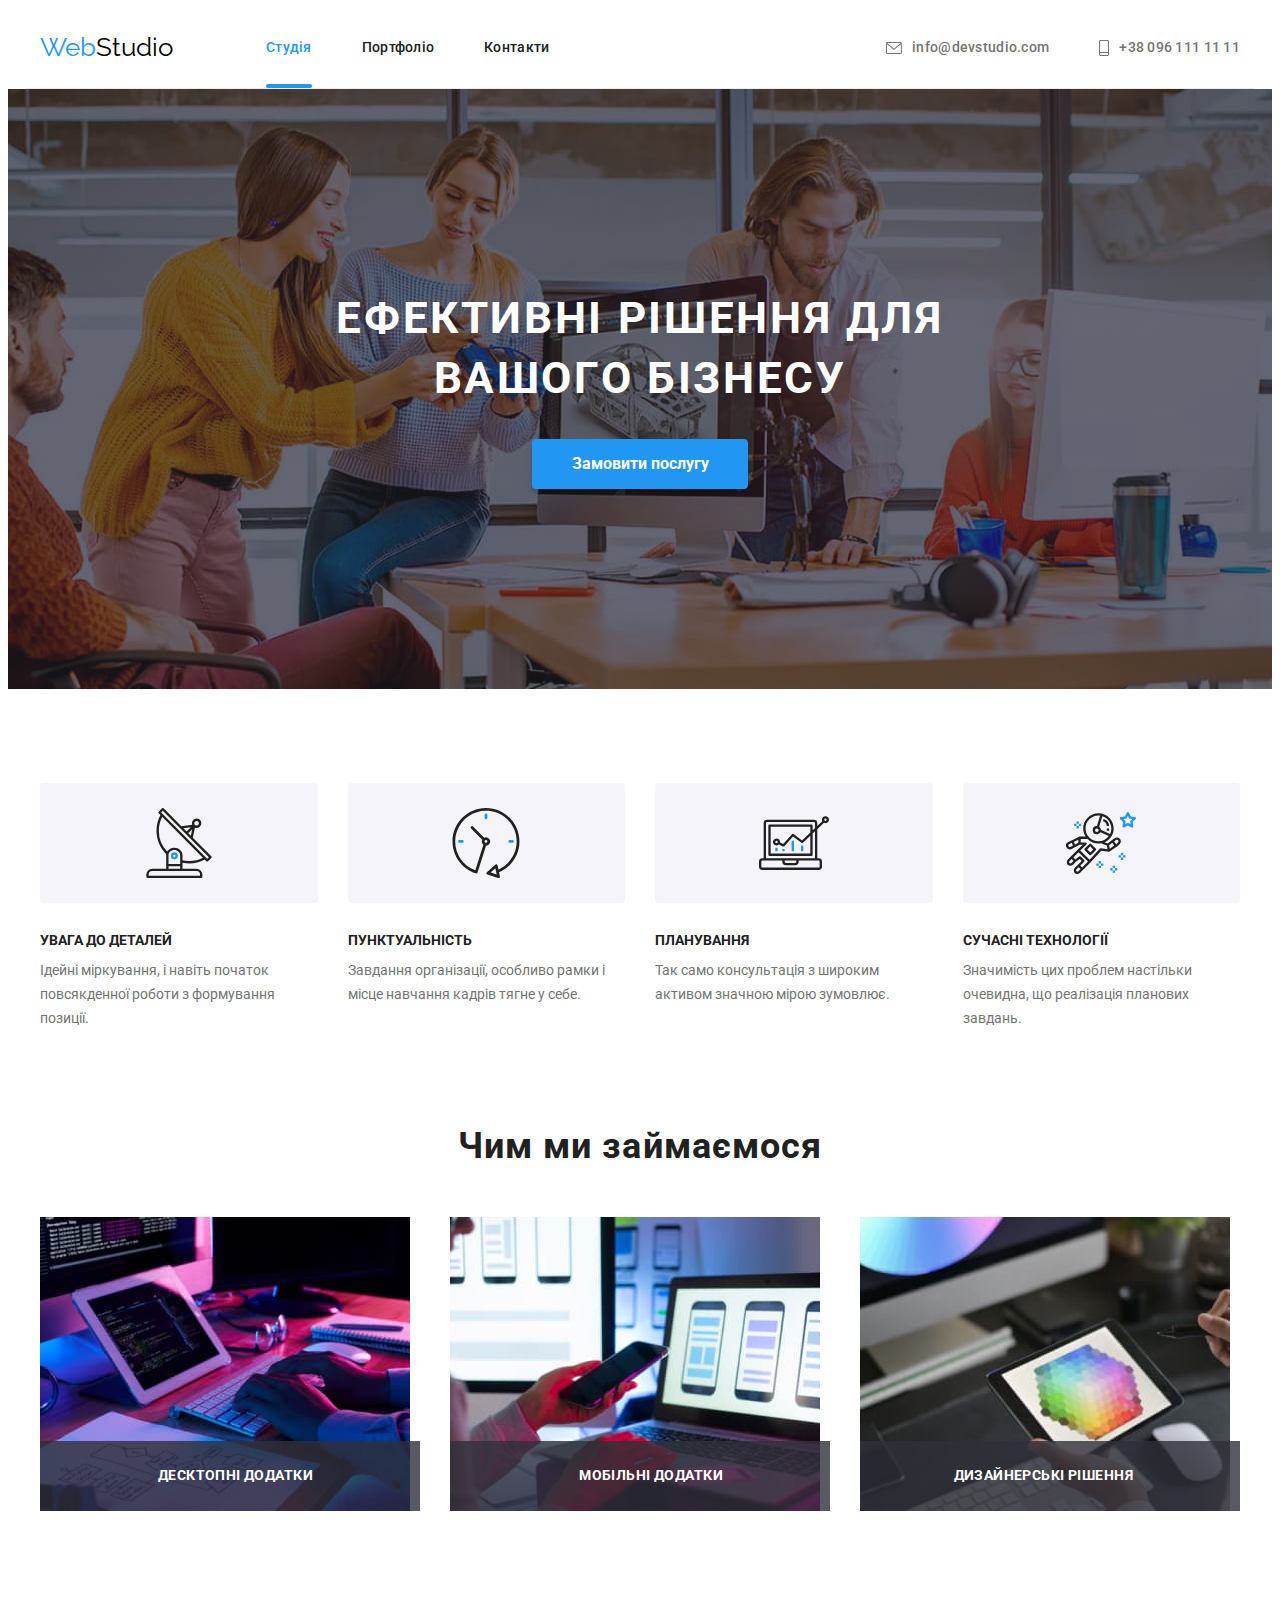
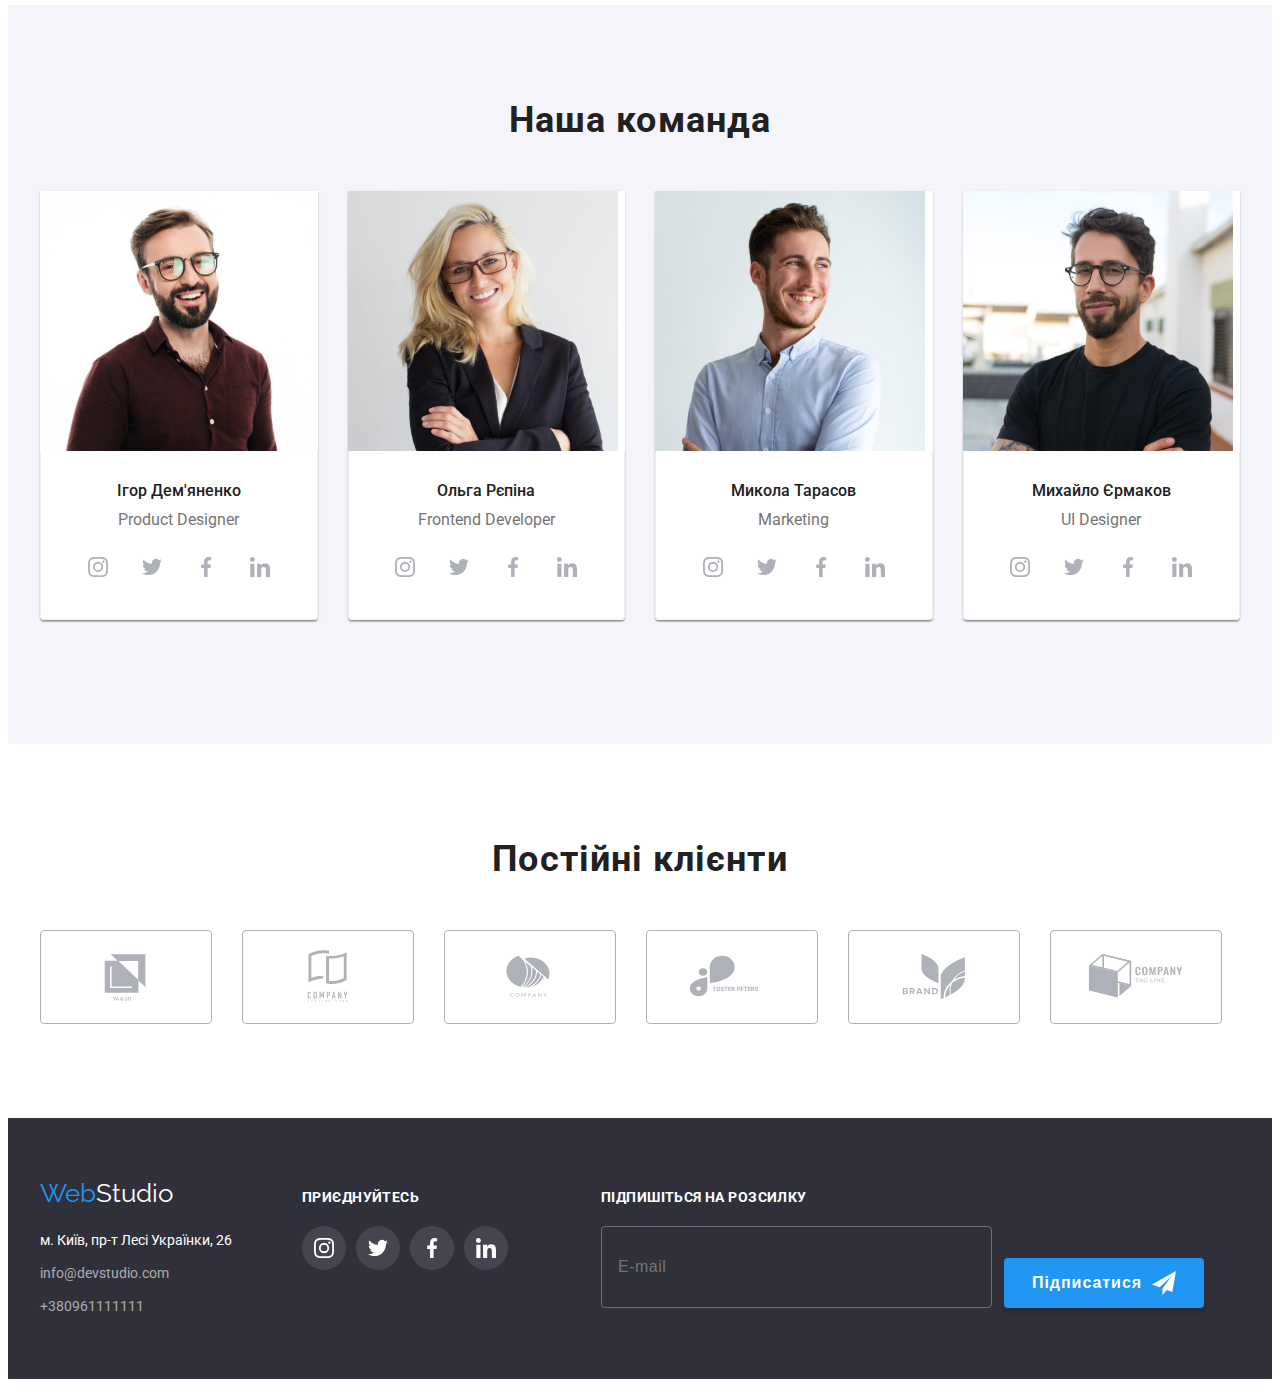
<file: index.html>
<!DOCTYPE html>
<html lang="en">
  <head>
    <meta charset="UTF-8" />
    <meta http-equiv="X-UA-Compatible" content="IE=edge" />
    <meta name="viewport" content="width=device-width, initial-scale=1.0" />
    <title>WebStudio</title>
    <link rel="preconnect" href="https://fonts.googleapis.com" />
    <link rel="preconnect" href="https://fonts.gstatic.com" crossorigin />
    <link
      href="https://fonts.googleapis.com/css2?family=Raleway:wght@700&family=Roboto:wght@400;500;700;900&display=swap"
      rel="stylesheet"
    />
    <link
      rel="stylesheet"
      href="https://cdnjs.cloudflare.com/ajax/libs/modern-normalize/1.1.0/modern-normalize.min.css"
      integrity="sha512-wpPYUAdjBVSE4KJnH1VR1HeZfpl1ub8YT/NKx4PuQ5NmX2tKuGu6U/JRp5y+Y8XG2tV+wKQpNHVUX03MfMFn9Q=="
      crossorigin="anonymous"
      referrerpolicy="no-referrer"
    />
    <style>
      .accent {
        color: #2196f3;
      }
    </style>
    <link rel="stylesheet" href="./css/styles.css" />
  </head>
  <body>
    <header class="header section container">
      <nav class="header-nav">
        <a href="./index.html" class="header-logo link"><span class="accent">Web</span>Studio</a>

        <ul class="header-list list">
          <li class="item item-current">
            <a href="" class="header-link link current">Студія</a>
          </li>
          <li class="item">
            <a href="./portfolio.html" class="header-link link">Портфоліо</a>
          </li>
          <li class="item"><a href="" class="header-link link">Контакти</a></li>
        </ul>
      </nav>
      <ul class="contacts list">
        <li class="item">
          <a href="mailto:info@devstudio.com" class="mail link">
            <svg class="icon-header-contact" width="16" height="12">
              <use href="./imeges/sprite.svg#icon-envelope"></use></svg>info@devstudio.com</a>
        </li>
        <li class="item">
          <a href="tel:+380961111111" class="phone link">
            <svg class="icon-header-contact" width="10" height="16">
              <use href="./imeges/sprite.svg#icon-smartphone"></use></svg>+38 096 111 11 11</a
          >
        </li>
      </ul>
    </header>

    <main>
      <section class="section hero">
        <div class="container">
          <h1 class="hero-title">Ефективні рішення для вашого бізнесу</h1>
          <button type="button" class="button" data-modal-open>Замовити послугу</button>
        </div>
      </section>

      <section class="section advantages">
        <!--заголовок "видалимо" в CSS-->
        <div class="container">
          <h2 class="visually-hidden">Наші переваги</h2>
          <ul class="advantages-list list">
            <li class="advantages-item image-antenna">
              <div class="icon-advantages">
                <svg class="advantages-img" width="70" height="70">
                  <use href="./imeges/sprite.svg#icon-antenna"></use>
                </svg>
              </div>
              <h3 class="section-title">УВАГА ДО ДЕТАЛЕЙ</h3>
              <p class="section-text">
                Ідейні міркування, і навіть початок повсякденної роботи з формування позиції.
              </p>
            </li>
            <li class="advantages-item image-clock">
              <div class="icon-advantages">
                <svg class="advantages-img" width="70" height="70">
                  <use href="./imeges/sprite.svg#icon-clock"></use>
                </svg>
              </div>
              <h3 class="section-title">ПУНКТУАЛЬНІСТЬ</h3>
              <p class="section-text">
                Завдання організації, особливо рамки і місце навчання кадрів тягне у себе.
              </p>
            </li>
            <li class="advantages-item image-diagram">
              <div class="icon-advantages">
                <svg class="advantages-img" width="70" height="70">
                  <use href="./imeges/sprite.svg#icon-diagram"></use>
                </svg>
              </div>
              <h3 class="section-title">ПЛАНУВАННЯ</h3>
              <p class="section-text">
                Так само консультація з широким активом значною мірою зумовлює.
              </p>
            </li>
            <li class="advantages-item image-astronaut">
              <div class="icon-advantages">
                <svg class="advantages-img" width="70" height="70">
                  <use href="./imeges/sprite.svg#icon-astronaut"></use>
                </svg>
              </div>
              <h3 class="section-title">СУЧАСНІ ТЕХНОЛОГІЇ</h3>
              <p class="section-text">
                Значимість цих проблем настільки очевидна, що реалізація планових завдань.
              </p>
            </li>
          </ul>
        </div>
      </section>

      <section class="section work">
        <div class="container">
          <h2 class="section-title work-title">Чим ми займаємося</h2>

          <ul lang="en" class="list work-list">
            <li class="work-item">
              <div class="thamb-work">
                <img
                  src="./imeges/keyboard.jpg"
                  alt="Hands on the keyboard"
                  width="370"
                  height="294"
                />
                <h3 class="thamb-title">Десктопні додатки</h3>
              </div>
            </li>
            <li class="work-item">
              <div class="thamb-work">
                <img src="./imeges/phone.jpg" alt="Phone in left hand" width="370" height="294" />
                <h3 class="thamb-title">Мобільні додатки</h3>
              </div>
            </li>
            <li class="work-item">
              <div class="thamb-work">
                <img
                  src="./imeges/colors.jpg"
                  alt="Color selection in the tablet"
                  width="370"
                  height="294"
                />
                <h3 class="thamb-title">Дизайнерські рішення</h3>
              </div>
            </li>
          </ul>
        </div>
      </section>

      <section class="section team">
        <div class="container">
          <h2 class="section-title team-title">Наша команда</h2>

          <ul class="list team-list">
            <li class="carts">
              <img
                src="./imeges/ihor_demianenko.jpg"
                alt="the man 30 ears old"
                width="270"
                height="260"
              />
              <div class="team-container">
                <h3 class="name">Ігор Дем'яненко</h3>
                <p class="position">Product Designer</p>
                <ul class="list-social list">
                  <li class="item-social item">
                    <a
                      href="https://www.instagram.com/"
                      class="link-social link"
                      target="_blank"
                      rel="noreferrer noopener nofollow"
                      ><svg class="icon-social" width="44" height="44">
                        <use href="./imeges/sprite.svg#icon-grayinstagram"></use>
                      </svg>
                    </a>
                  </li>
                  <li class="item-social item">
                    <a
                      href="https://twitter.com/"
                      class="link-social link"
                      target="_blank"
                      rel="noreferrer noopener nofollow"
                      ><svg class="icon-social" width="44" height="44">
                        <use href="./imeges/sprite.svg#icon-graytwitter"></use></svg
                    ></a>
                  </li>
                  <li class="item-social item">
                    <a
                      href="https://www.facebook.com/"
                      class="link-social link"
                      target="_blank"
                      rel="noreferrer noopener nofollow"
                      ><svg class="icon-social" width="44" height="44">
                        <use href="./imeges/sprite.svg#icon-grayfacebook"></use></svg
                    ></a>
                  </li>
                  <li class="item-social item">
                    <a
                      href="https://ua.linkedin.com/"
                      class="link-social link"
                      target="_blank"
                      rel="noreferrer noopener nofollow"
                      ><svg class="icon-social" width="44" height="44">
                        <use href="./imeges/sprite.svg#icon-graylinkedin"></use></svg
                    ></a>
                  </li>
                </ul>
              </div>
            </li>
            <li class="carts">
              <img
                src="./imeges/olha_repina.jpg"
                alt="blonde in glasses"
                width="270"
                height="260"
              />
              <div class="team-container">
                <h3 class="name">Ольга Рєпіна</h3>
                <p class="position">Frontend Developer</p>
                <ul class="list-social list">
                  <li class="item-social item">
                    <a
                      href="https://www.instagram.com/"
                      class="link-social link"
                      target="_blank"
                      rel="noreferrer noopener nofollow"
                      ><svg class="icon-social" width="44" height="44">
                        <use href="./imeges/sprite.svg#icon-grayinstagram"></use>
                      </svg>
                    </a>
                  </li>
                  <li class="item-social item">
                    <a
                      href="https://twitter.com/"
                      class="link-social link"
                      target="_blank"
                      rel="noreferrer noopener nofollow"
                      ><svg class="icon-social" width="44" height="44">
                        <use href="./imeges/sprite.svg#icon-graytwitter"></use></svg
                    ></a>
                  </li>
                  <li class="item-social item">
                    <a
                      href="https://www.facebook.com/"
                      class="link-social link"
                      target="_blank"
                      rel="noreferrer noopener nofollow"
                      ><svg class="icon-social" width="44" height="44">
                        <use href="./imeges/sprite.svg#icon-grayfacebook"></use></svg
                    ></a>
                  </li>
                  <li class="item-social item">
                    <a
                      href="https://ua.linkedin.com/"
                      class="link-social link"
                      target="_blank"
                      rel="noreferrer noopener nofollow"
                      ><svg class="icon-social" width="44" height="44">
                        <use href="./imeges/sprite.svg#icon-graylinkedin"></use></svg
                    ></a>
                  </li>
                </ul>
              </div>
            </li>
            <li class="carts">
              <img
                src="./imeges/mykola_tarasov.jpg"
                alt="the guy in the blue shirt"
                width="270"
                height="260"
              />
              <div class="team-container">
                <h3 class="name">Микола Тарасов</h3>
                <p class="position">Marketing</p>
                <ul class="list-social list">
                  <li class="item-social item">
                    <a
                      href="https://www.instagram.com/"
                      class="link-social link"
                      target="_blank"
                      rel="noreferrer noopener nofollow"
                      ><svg class="icon-social" width="44" height="44">
                        <use href="./imeges/sprite.svg#icon-grayinstagram"></use>
                      </svg>
                    </a>
                  </li>
                  <li class="item-social item">
                    <a
                      href="https://twitter.com/"
                      class="link-social link"
                      target="_blank"
                      rel="noreferrer noopener nofollow"
                      ><svg class="icon-social" width="44" height="44">
                        <use href="./imeges/sprite.svg#icon-graytwitter"></use></svg
                    ></a>
                  </li>
                  <li class="item-social item">
                    <a
                      href="https://www.facebook.com/"
                      class="link-social link"
                      target="_blank"
                      rel="noreferrer noopener nofollow"
                      ><svg class="icon-social" width="44" height="44">
                        <use href="./imeges/sprite.svg#icon-grayfacebook"></use></svg
                    ></a>
                  </li>
                  <li class="item-social item">
                    <a
                      href="https://ua.linkedin.com/"
                      class="link-social link"
                      target="_blank"
                      rel="noreferrer noopener nofollow"
                      ><svg class="icon-social" width="44" height="44">
                        <use href="./imeges/sprite.svg#icon-graylinkedin"></use></svg
                    ></a>
                  </li>
                </ul>
              </div>
            </li>
            <li class="carts">
              <img
                src="./imeges/mykhailo_ermakov.jpg"
                alt="a man in a black T-shirt on the street"
                width="270"
                height="260"
              />
              <div class="team-container">
                <h3 class="name">Михайло Єрмаков</h3>
                <p class="position">UI Designer</p>
                <ul class="list-social list">
                  <li class="item-social item">
                    <a
                      href="https://www.instagram.com/"
                      class="link-social link"
                      target="_blank"
                      rel="noreferrer noopener nofollow"
                      ><svg class="icon-social" width="44" height="44">
                        <use href="./imeges/sprite.svg#icon-grayinstagram"></use>
                      </svg>
                    </a>
                  </li>
                  <li class="item-social item">
                    <a
                      href="https://twitter.com/"
                      class="link-social link"
                      target="_blank"
                      rel="noreferrer noopener nofollow"
                      ><svg class="icon-social" width="44" height="44">
                        <use href="./imeges/sprite.svg#icon-graytwitter"></use></svg
                    ></a>
                  </li>
                  <li class="item-social item">
                    <a
                      href="https://www.facebook.com/"
                      class="link-social link"
                      target="_blank"
                      rel="noreferrer noopener nofollow"
                      ><svg class="icon-social" width="44" height="44">
                        <use href="./imeges/sprite.svg#icon-grayfacebook"></use></svg
                    ></a>
                  </li>
                  <li class="item-social item">
                    <a
                      href="https://ua.linkedin.com/"
                      class="link-social link"
                      target="_blank"
                      rel="noreferrer noopener nofollow"
                      ><svg class="icon-social" width="44" height="44">
                        <use href="./imeges/sprite.svg#icon-graylinkedin"></use></svg
                    ></a>
                  </li>
                </ul>
              </div>
            </li>
          </ul>
        </div>
      </section>
      <section class="section clients">
        <div class="container">
          <h2 class="clients-title section-title">Постійні клієнти</h2>
          <ul class="clients-list list">
            <li class="clients-item item">
              <a href="" class="clients-link link">
                <svg class="link-icon" width="106" height="60">
                  <use href="./imeges/sprite.svg#icon-logo1"></use>
                </svg>
              </a>
            </li>
            <li class="clients-item item">
              <a href="" class="clients-link link">
                <svg class="link-icon" width="106" height="60">
                  <use href="./imeges/sprite.svg#icon-logo2"></use></svg
              ></a>
            </li>
            <li class="clients-item item">
              <a href="" class="clients-link link">
                <svg class="link-icon" width="106" height="60">
                  <use href="./imeges/sprite.svg#icon-logo3"></use></svg
              ></a>
            </li>
            <li class="clients-item item">
              <a href="" class="clients-link link">
                <svg class="link-icon" width="106" height="60">
                  <use href="./imeges/sprite.svg#icon-logo4"></use></svg
              ></a>
            </li>
            <li class="clients-item item">
              <a href="" class="clients-link link">
                <svg class="link-icon" width="106" height="60">
                  <use href="./imeges/sprite.svg#icon-logo5"></use></svg
              ></a>
            </li>
            <li class="clients-item item">
              <a href="" class="clients-link link">
                <svg class="link-icon" width="106" height="60">
                  <use href="./imeges/sprite.svg#icon-logo6"></use></svg
              ></a>
            </li>
          </ul>
        </div>
      </section>
    </main>

    <footer class="section footer">
      <div class="container">
        <div class="logo-address">
          <a href="./index.html" class="footer-logo link"><span class="accent">Web</span>Studio</a>

          <address>
            <ul class="footer-contact-list list">
              <li class="item">
                <a
                  href="https://www.google.com.ua/maps/place/%D0%B1%D1%83%D0%BB.+%D0%9B%D0%B5%D1%81%D0%B8+%D0%A3%D0%BA%D1%80%D0%B0%D0%B8%D0%BD%D0%BA%D0%B8,+26,+%D0%9A%D0%B8%D0%B5%D0%B2,+02000/@50.4265841,30.5361971,17z/data=!3m1!4b1!4m5!3m4!1s0x40d4cf0e033ecbe9:0x57a4dffefec77da0!8m2!3d50.4265807!4d30.5383858?hl=ru"
                  target="_blank"
                  rel="noreferrer noopener"
                  class="footer-address link"
                  >м. Київ, пр-т Лесі Українки, 26</a
                ><br />
              </li>
              <li class="item">
                <a href="mailto:info@devstudio.com" class="footer-contact link"
                  >info@devstudio.com</a
                ><br />
              </li>
              <li class="item">
                <a href="tel:+380961111111" class="footer-contact link">+380961111111</a>
              </li>
            </ul>
          </address>
        </div>
        <div class="social-networcs">
          <h2 class="title-social">ПРИЄДНУЙТЕСЬ</h2>
          <ul class="footer-social list">
            <li class="item icon-instagram">
              <a
                href="https://www.instagram.com/"
                class="link"
                target="_blank"
                rel="noreferrer noopener nofollow"
                ><svg class="footer-icon-social" width="20" height="20">
                  <use href="./imeges/sprite.svg#icon-whiteinstagram"></use></svg
              ></a>
            </li>
            <li class="item icon-twitter">
              <a
                href="https://twitter.com/"
                class="link"
                target="_blank"
                rel="noreferrer noopener nofollow"
                ><svg class="footer-icon-social" width="20" height="20">
                  <use href="./imeges/sprite.svg#icon-whitetwitter"></use></svg
              ></a>
            </li>
            <li class="item icon-facebook">
              <a
                href="https://www.facebook.com/"
                class="link"
                target="_blank"
                rel="noreferrer noopener nofollow"
                ><svg class="footer-icon-social" width="20" height="20">
                  <use href="./imeges/sprite.svg#icon-whitefacebook"></use></svg
              ></a>
            </li>
            <li class="item icon-linkedin">
              <a
                href="https://ua.linkedin.com/"
                class="link"
                target="_blank"
                rel="noreferrer noopener nofollow"
                ><svg class="footer-icon-social" width="20" height="20">
                  <use href="./imeges/sprite.svg#icon-whitelinkedin"></use></svg
              ></a>
            </li>
          </ul>
        </div>
        <form class="subscribe">
          <div class="form-subscribe">
            <label class="form-label" for="subscribe">Підпишіться на розсилку</label>
            <input
              class="form-input"
              type="email"
              name="subscribe"
              id="subscribe"
              placeholder="E-mail"
            />
          </div>
          <button class="sub-btn" type="submit">
            Підписатися<svg class="icon-send">
              <use href="./imeges/sprite.svg#icon-icon-send"></use>
            </svg>
          </button>
        </form>
      </div>
    </footer>
    <div class="backdrop is-hidden" data-modal>
      <div class="modal">
        <button class="close-btn" data-modal-close>
          <svg class="close-icon" width="18" height="18">
            <use href="./imeges/sprite.svg#icon-close-black"></use>
          </svg>
        </button>

        <b class="modal-title">Залиште свої дані, ми вам передзвонимо</b>

        <form class="modal-form">
          <div class="form-field">
            <label class="user modal-label" for="user-name">Ім'я</label>
            <input class="modal-input" type="text" name="name" id="user-name" placeholder=" "/>
            <svg class="modal-icon" width="18" height="18">
              <use href="./imeges/sprite.svg#icon-person-black-18dp"></use>
            </svg>
          </div>
          <div class="form-field">
            <label class="user modal-label" for="user-phone">Телефон</label>
            <input class="modal-input" type="tel" name="phone" id="user-phone" placeholder=" "/>
          <svg class="modal-icon" width="18" height="18">
              <use href="./imeges/sprite.svg#icon-phone-black-18dp"></use>
          </div>
          <div class="form-field">
            <label class="user modal-label" for="user-mail">Пошта</label>
            <input class="modal-input" type="email" name="mail" id="user-mail" placeholder=" "/>
          <svg class="modal-icon" width="18" height="18">
              <use href="./imeges/sprite.svg#icon-email-black-18dp"></use>
          </div>
          <div class="form-field">
            <label class="user modal-label" for="modal-comment">Коментар</label>
            <textarea
              class="modal-textarea"
              name="comment"
              id="modal-comment"
              cols="30"
              rows="10"
              placeholder="Введіть коментар"
            ></textarea>
          </div>
          <div class="form-checkbox">
            
      
            <label class="user checkbox-label"
              ><input
              class="input-checkbox"
              type="checkbox"
              name="consent"
              value="consent"
              /><svg class="icon-checkbox" width="15" height="15"><use href="./imeges/sprite.svg#icon-Vector"></use></svg>
            <svg class="icon-checkt" width="15" height="15"><use href="./imeges/sprite.svg#icon-icon-checkkkkk"></use></svg>Погоджуюся з розсилкою та приймаю
              <a class="contract" href="">Умови договору</a></label
            >
            
          </div>
          <button class="modal-btn" type="submit">Відправити</button>
        </form>
      </div>
    </div>
    <script src="./js/modal.js"></script>
  </body>
</html>
</file>
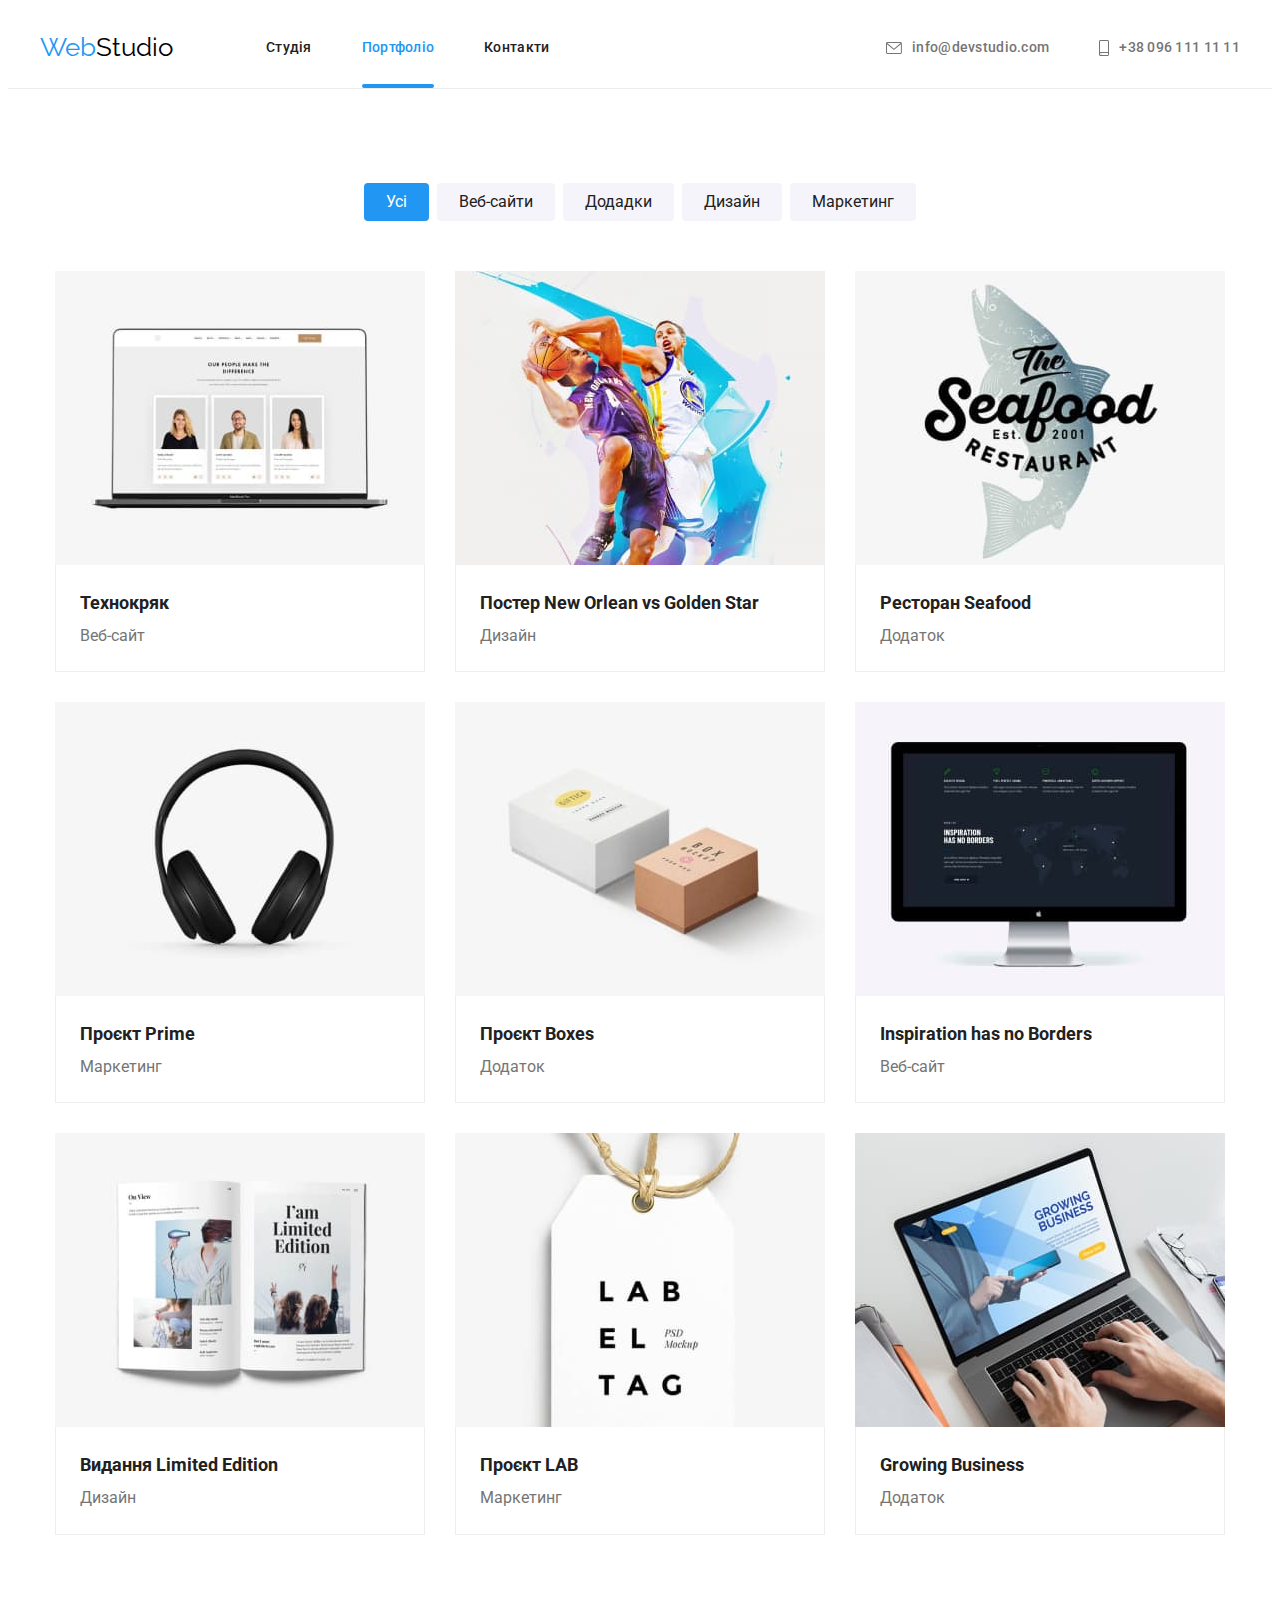
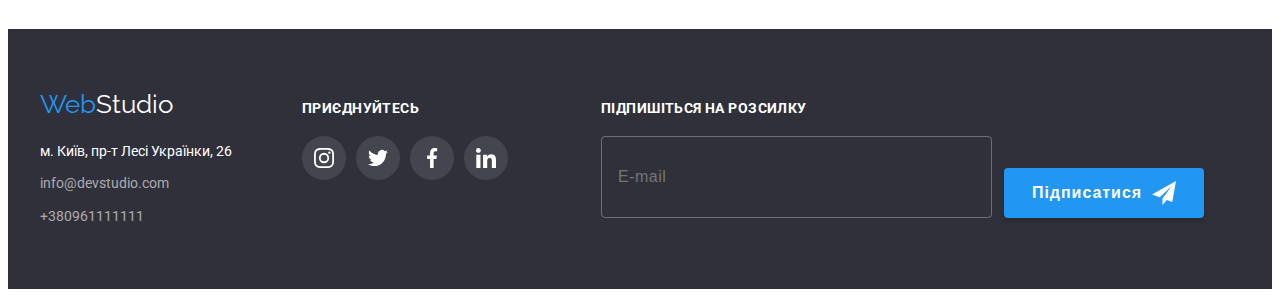
<file: portfolio.html>
<!DOCTYPE html>
<html lang="en">
  <head>
    <meta charset="UTF-8" />
    <meta http-equiv="X-UA-Compatible" content="IE=edge" />
    <meta name="viewport" content="width=device-width, initial-scale=1.0" />
    <title>Portfolio</title>
    <link rel="preconnect" href="https://fonts.googleapis.com" />
    <link rel="preconnect" href="https://fonts.gstatic.com" crossorigin />
    <link
      href="https://fonts.googleapis.com/css2?family=Raleway:wght@700&family=Roboto:wght@400;500;700;900&display=swap"
      rel="stylesheet"
    />
    <link
      rel="stylesheet"
      href="https://cdnjs.cloudflare.com/ajax/libs/modern-normalize/1.1.0/modern-normalize.min.css"
      integrity="sha512-wpPYUAdjBVSE4KJnH1VR1HeZfpl1ub8YT/NKx4PuQ5NmX2tKuGu6U/JRp5y+Y8XG2tV+wKQpNHVUX03MfMFn9Q=="
      crossorigin="anonymous"
      referrerpolicy="no-referrer"
    />
    <style>
      .accent {
        color: #2196f3;
      }
    </style>
    <link rel="stylesheet" href="./css/styles.css" />
  </head>
  <body>
    <header class="header section">
      <div class="container header">
        <nav class="header-nav">
          <a href="./index.html" class="header-logo link"><span class="accent">Web</span>Studio</a>

          <ul class="header-list list">
            <li class="item"><a href="./index.html" class="header-link link">Студія</a></li>
            <li class="item item-current">
              <a href="" class="header-link link current">Портфоліо</a>
            </li>
            <li class="item"><a href="" class="header-link link">Контакти</a></li>
          </ul>
        </nav>

        <ul class="contacts list">
          <li class="item">
            <a href="mailto:info@devstudio.com" class="mail link"
              ><svg class="icon-header-contact" width="16" height="12">
                <use href="./imeges/sprite.svg#icon-envelope"></use></svg
              >info@devstudio.com</a
            >
          </li>
          <li class="item">
            <a href="tel:+380961111111" class="phone link"
              ><svg class="icon-header-contact" width="10" height="16">
                <use href="./imeges/sprite.svg#icon-smartphone"></use></svg
              >+38 096 111 11 11</a
            >
          </li>
        </ul>
      </div>
    </header>
    <main>
      <section class="section list-button">
        <div class="container">
          <!--Заголовок видалимо в CSS-->
          <h1 class="visually-hidden">Вибір напрямків робіт</h1>
          <ul class="buttons list">
            <li class="item-btn"><button type="button" class="btn current">Усі</button></li>
            <li class="item-btn"><button type="button" class="btn">Веб-сайти</button></li>
            <li class="item-btn"><button type="button" class="btn">Додадки</button></li>
            <li class="item-btn"><button type="button" class="btn">Дизайн</button></li>
            <li class="item-btn"><button type="button" class="btn">Маркетинг</button></li>
          </ul>
        </div>
      </section>
      <section class="section examples">
        <div class="container">
          <!--Заголовок видалимо в CSS-->
          <h2 class="visually-hidden">Список робіт</h2>
          <ul class="list list-examples">
            <li class="item-work">
              <a href="" class="link thamb-link"
                ><div class="thamb-portfolio-img">
                  <img
                    src="./imeges/img1.jpg"
                    alt="Баскетболісти в стрибку"
                    width="370"
                    height="294"
                  />
                  <p class="text-for-img">
                    Ресурс пропонує комплексні пропозиції з різним рівнем функціоналу та сервісів.
                    Все це дозволить відвідувачу отримати вичерпні відомості про компанію чи
                    приватну особу.
                  </p>
                </div>
                <div class="mini-container">
                  <h3 class="section-title">Технокряк</h3>
                  <p class="section-text">Веб-сайт</p>
                </div>
              </a>
            </li>
            <li class="item-work">
              <a href="" class="link thamb-link"
                ><div class="thamb-portfolio-img">
                  <img
                    src="./imeges/img2.jpg"
                    alt="Баскетболісти в стрибку"
                    width="370"
                    height="294"
                  />
                  <p class="text-for-img">
                    Ресурс пропонує комплексні пропозиції з різним рівнем функціоналу та сервісів.
                    Все це дозволить відвідувачу отримати вичерпні відомості про компанію чи
                    приватну особу.
                  </p>
                </div>
                <div class="mini-container">
                  <h3 class="section-title">Постер New Orlean vs Golden Star</h3>
                  <p class="section-text">Дизайн</p>
                </div>
              </a>
            </li>
            <li class="item-work">
              <a href="" class="link thamb-link"
                ><div class="thamb-portfolio-img">
                  <img
                    src="./imeges/img3.jpg"
                    alt="Баскетболісти в стрибку"
                    width="370"
                    height="294"
                  />
                  <p class="text-for-img">
                    Ресурс пропонує комплексні пропозиції з різним рівнем функціоналу та сервісів.
                    Все це дозволить відвідувачу отримати вичерпні відомості про компанію чи
                    приватну особу.
                  </p>
                </div>
                <div class="mini-container">
                  <h3 class="section-title">Ресторан Seafood</h3>
                  <p class="section-text">Додаток</p>
                </div>
              </a>
            </li>
            <li class="item-work">
              <a href="" class="link thamb-link"
                ><div class="thamb-portfolio-img">
                  <img
                    src="./imeges/img4.jpg"
                    alt="Баскетболісти в стрибку"
                    width="370"
                    height="294"
                  />
                  <p class="text-for-img">
                    Ресурс пропонує комплексні пропозиції з різним рівнем функціоналу та сервісів.
                    Все це дозволить відвідувачу отримати вичерпні відомості про компанію чи
                    приватну особу.
                  </p>
                </div>
                <div class="mini-container">
                  <h3 class="section-title">Проєкт Prime</h3>
                  <p class="section-text">Маркетинг</p>
                </div>
              </a>
            </li>
            <li class="item-work">
              <a href="" class="link thamb-link"
                ><div class="thamb-portfolio-img">
                  <img
                    src="./imeges/img5.jpg"
                    alt="Баскетболісти в стрибку"
                    width="370"
                    height="294"
                  />
                  <p class="text-for-img">
                    Ресурс пропонує комплексні пропозиції з різним рівнем функціоналу та сервісів.
                    Все це дозволить відвідувачу отримати вичерпні відомості про компанію чи
                    приватну особу.
                  </p>
                </div>
                <div class="mini-container">
                  <h3 class="section-title">Проєкт Boxes</h3>
                  <p class="section-text">Додаток</p>
                </div>
              </a>
            </li>
            <li class="item-work">
              <a href="" class="link thamb-link"
                ><div class="thamb-portfolio-img">
                  <img
                    src="./imeges/img6.jpg"
                    alt="Баскетболісти в стрибку"
                    width="370"
                    height="294"
                  />
                  <p class="text-for-img">
                    Ресурс пропонує комплексні пропозиції з різним рівнем функціоналу та сервісів.
                    Все це дозволить відвідувачу отримати вичерпні відомості про компанію чи
                    приватну особу.
                  </p>
                </div>
                <div class="mini-container">
                  <h3 class="section-title">Inspiration has no Borders</h3>
                  <p class="section-text">Веб-сайт</p>
                </div>
              </a>
            </li>
            <li class="item-work">
              <a href="" class="link thamb-link"
                ><div class="thamb-portfolio-img">
                  <img
                    src="./imeges/img7.jpg"
                    alt="Баскетболісти в стрибку"
                    width="370"
                    height="294"
                  />
                  <p class="text-for-img">
                    Ресурс пропонує комплексні пропозиції з різним рівнем функціоналу та сервісів.
                    Все це дозволить відвідувачу отримати вичерпні відомості про компанію чи
                    приватну особу.
                  </p>
                </div>
                <div class="mini-container">
                  <h3 class="section-title">Видання Limited Edition</h3>
                  <p class="section-text">Дизайн</p>
                </div>
              </a>
            </li>
            <li class="item-work">
              <a href="" class="link thamb-link"
                ><div class="thamb-portfolio-img">
                  <img
                    src="./imeges/img8.jpg"
                    alt="Баскетболісти в стрибку"
                    width="370"
                    height="294"
                  />
                  <p class="text-for-img">
                    Ресурс пропонує комплексні пропозиції з різним рівнем функціоналу та сервісів.
                    Все це дозволить відвідувачу отримати вичерпні відомості про компанію чи
                    приватну особу.
                  </p>
                </div>
                <div class="mini-container">
                  <h3 class="section-title">Проєкт LAB</h3>
                  <p class="section-text">Маркетинг</p>
                </div>
              </a>
            </li>
            <li class="item-work">
              <a href="" class="link thamb-link"
                ><div class="thamb-portfolio-img">
                  <img
                    src="./imeges/img9.jpg"
                    alt="Баскетболісти в стрибку"
                    width="370"
                    height="294"
                  />
                  <p class="text-for-img">
                    Ресурс пропонує комплексні пропозиції з різним рівнем функціоналу та сервісів.
                    Все це дозволить відвідувачу отримати вичерпні відомості про компанію чи
                    приватну особу.
                  </p>
                </div>
                <div class="mini-container">
                  <h3 class="section-title">Growing Business</h3>
                  <p class="section-text">Додаток</p>
                </div>
              </a>
            </li>
          </ul>
        </div>
      </section>
    </main>
    <footer class="section footer">
      <div class="container">
        <div class="logo-address">
          <a href="./index.html" class="footer-logo link"><span class="accent">Web</span>Studio</a>

          <address>
            <ul class="footer-contact-list list">
              <li class="item">
                <a
                  href="https://www.google.com.ua/maps/place/%D0%B1%D1%83%D0%BB.+%D0%9B%D0%B5%D1%81%D0%B8+%D0%A3%D0%BA%D1%80%D0%B0%D0%B8%D0%BD%D0%BA%D0%B8,+26,+%D0%9A%D0%B8%D0%B5%D0%B2,+02000/@50.4265841,30.5361971,17z/data=!3m1!4b1!4m5!3m4!1s0x40d4cf0e033ecbe9:0x57a4dffefec77da0!8m2!3d50.4265807!4d30.5383858?hl=ru"
                  target="_blank"
                  rel="noreferrer noopener"
                  class="footer-address link"
                  >м. Київ, пр-т Лесі Українки, 26</a
                ><br />
              </li>
              <li class="item">
                <a href="mailto:info@devstudio.com" class="footer-contact link"
                  >info@devstudio.com</a
                ><br />
              </li>
              <li class="item">
                <a href="tel:+380961111111" class="footer-contact link">+380961111111</a>
              </li>
            </ul>
          </address>
        </div>
        <div class="social-networcs">
          <h2 class="title-social">ПРИЄДНУЙТЕСЬ</h2>
          <ul class="footer-social list">
            <li class="item icon-instagram">
              <a
                href="https://www.instagram.com/"
                class="link"
                target="_blank"
                rel="noreferrer noopener nofollow"
                ><svg class="footer-icon-social" width="20" height="20">
                  <use href="./imeges/sprite.svg#icon-whiteinstagram"></use></svg
              ></a>
            </li>
            <li class="item icon-twitter">
              <a
                href="https://twitter.com/"
                class="link"
                target="_blank"
                rel="noreferrer noopener nofollow"
                ><svg class="footer-icon-social" width="20" height="20">
                  <use href="./imeges/sprite.svg#icon-whitetwitter"></use></svg
              ></a>
            </li>
            <li class="item icon-facebook">
              <a
                href="https://www.facebook.com/"
                class="link"
                target="_blank"
                rel="noreferrer noopener nofollow"
                ><svg class="footer-icon-social" width="20" height="20">
                  <use href="./imeges/sprite.svg#icon-whitefacebook"></use></svg
              ></a>
            </li>
            <li class="item icon-linkedin">
              <a
                href="https://ua.linkedin.com/"
                class="link"
                target="_blank"
                rel="noreferrer noopener nofollow"
                ><svg class="footer-icon-social" width="20" height="20">
                  <use href="./imeges/sprite.svg#icon-whitelinkedin"></use></svg
              ></a>
            </li>
          </ul>
        </div>
        <form class="subscribe">
          <div class="form-subscribe">
          <label class="form-label" for="subscribe">Підпишіться на розсилку</label>
          <input class="form-input" type="email" name="subscribe" id="subscribe" placeholder="E-mail"/>
          </div>
          <button class="sub-btn" type="submit">Підписатися<svg class="icon-send"><use href="./imeges/sprite.svg#icon-icon-send"></use></svg></button>
          
        </form
      </div>
    </footer>
  </body>
</html>
</file>
<file: css/styles.css>
/* Колір лого #2196F3; #000000 */
/* Основний колір тексту #212121; */
/* Другорядний колір #757575; */
/* Колір акценту #2196F3 */
/* Кольори у футері
#ffffff
rgba(255, 255, 255, 0.6); */
/* Основний колір фона #ffffff */
/* "Футер і Хіро" колір фона #2F303A */
/* "Команда" колір фона #F5F4FA; */

/* Перемінні */
:root {
  --main-text-color: #212121;
  --logo-color: #000000;
  --accent-color: #2196f3;
  --secondary-color: #757575;
  --hero-footer-background: #2f303a;
  --footer-logo-color: #ffffff;
}

p,
h1,
h2,
h3,
h4,
h5,
h6 {
  margin: 0;
}

ul {
  margin: 0;
  padding-left: 0;
}

img {
  display: block;
  max-width: 100%;
  height: auto;
}

/* Глобальні */
body {
  font-family: 'roboto', sans-serif;
  background-color: var(--footer-logo-color);
  color: var(--main-text-color);
}

.container {
  padding: 0 15px;
  margin: 0 auto;

  width: 1200px;
}

.link {
  text-decoration: none;
}

.list {
  list-style: none;
}

.visually-hidden {
  position: absolute;
  width: 1px;
  height: 1px;
  margin: -1px;
  border: 0;
  padding: 0;
  white-space: nowrap;
  overflow: hidden;
}

/* 1. Header stylization */
/* 1.1 site-nav */

.header.section {
  border-bottom: 1px solid #ececec;
}

.container.header {
  display: flex;
  align-items: center;
  justify-content: space-between;
  /* border-bottom: 1px solid #ececec; */
}

.header-logo {
  display: inline-block;
  padding: 24px 0 25px;
  margin-right: 93px;

  color: var(--logo-color);

  font-family: 'raleway', sans-serif;
  font-size: 26px;
  line-height: 1.2;
}

.header-list .link {
  display: block;
  padding: 32px 0 32px;

  color: var(--main-text-color);

  font-weight: 500;
  font-size: 14px;
  line-height: 1.14;
  letter-spacing: 0.02em;

  transition: color 250ms cubic-bezier(0.4, 0, 0.2, 1);
}

.header-link:focus,
.header-link:hover {
  color: var(--accent-color);
}

.header-list {
  display: flex;
}

.header-list .item:not(:first-child) {
  margin-left: 50px;
}

.header-nav {
  display: flex;
  align-items: center;
}

.item-current {
  position: relative;
}

.header-nav .link.current {
  color: #2196f3;
}

.link.current::after {
  content: '';
  display: block;
  position: absolute;
  bottom: 0;
  right: 0;
  width: 100%;
  height: 4px;
  background-color: #2196f3;
  border-radius: 2px;
}

/* 1.2 contacts */

.contacts {
  display: flex;
  align-items: center;
}

.contacts .item:not(:first-child) {
  margin-left: 50px;
}

.mail,
.phone {
  display: inline-flex;
  padding: 32px 0 32px;
  align-items: center;
  color: var(--secondary-color);

  font-weight: 500;
  font-size: 14px;
  line-height: 1.14;
  letter-spacing: 0.02em;

  transition: color 250ms cubic-bezier(0.4, 0, 0.2, 1);
}

.icon-header-contact {
  margin-right: 10px;
  fill: currentColor;
}

.icon-header-contact:hover,
.icon-header-contact:focus {
  fill: #2196f3;
}

.contacts .link:hover,
.contacts .link:focus {
  color: var(--accent-color);
}

/* 2. Hero */
.hero {
  display: block;
  text-align: center;
  text-transform: uppercase;
  padding: 200px 15px;

  max-width: 1600px;
  margin-left: auto;
  margin-right: auto;

  background-image: linear-gradient(to right, rgba(47, 48, 58, 0.4), rgba(47, 48, 58, 0.4)),
    url(../imeges/hero.jpg);
  background-size: cover;
  background-position: center;
  background-repeat: no-repeat;
}

.section .hero-title {
  margin: 0 auto 30px;
  color: var(--footer-logo-color);

  font-size: 44px;
  line-height: 1.36;
  letter-spacing: 0.06em;
  width: 696px;
}

/* 2.1 Button for first page*/

.button {
  color: var(--footer-logo-color);
  background-color: var(--accent-color);
  padding: 10px 24px;

  font-family: inherit;
  cursor: pointer;
  font-weight: 700;
  font-size: 16px;
  line-height: 1.88;
  border-radius: 4px;
  border: 0;

  width: 216px;
  box-shadow: 0px 4px 4px rgba(0, 0, 0, 0.15);

  transition: background-color 250ms cubic-bezier(0.4, 0, 0.2, 1),
    color 250ms cubic-bezier(0.4, 0, 0.2, 1);
}

.button:hover,
.batton:focus {
  color: var(--accent-color);
  background-color: var(--footer-logo-color);
}

/* 3. Advantages */

.advantages {
  padding: 94px 0;
}

.advantages-list {
  display: flex;
  flex-wrap: wrap;
}

.advantages-item {
  width: calc((100% - 90px) / 4);
  margin-right: 30px;
}

.icon-advantages {
  display: flex;
  justify-content: center;
  align-items: center;
  margin-bottom: 30px;
  height: 120px;
  border-radius: 4px;
  background-color: #f5f4fa;
}

.advantages-item:nth-child(4n) {
  margin-right: 0;
}

.advantages-item .section-title {
  margin-bottom: 10px;
}

/* 4. Work */

.thamb-work {
  position: relative;
}

.thamb-title {
  display: inline-block;
  position: absolute;
  bottom: 27px;
  right: 107px;

  font-size: 14px;
  line-height: 1.14;
  text-align: center;
  letter-spacing: 0.03em;
  text-transform: uppercase;
  color: #ffffff;
}

.thamb-work::before {
  position: absolute;
  content: '';
  display: inline-block;
  bottom: 0;
  width: 100%;
  height: 70px;
  background: rgba(47, 48, 58, 0.8);
}

/* колір для тексту у секціях і шрифти*/

.section.work {
  padding-bottom: 94px;
}

.list.work-list {
  display: flex;
}

.work-item {
  width: calc((100% - 60px) / 3);
}

.work-item:not(:last-child) {
  margin-right: 30px;
}

.list .section-title {
  font-size: 14px;
  line-height: 1.14;
}

.list .section-text {
  color: var(--secondary-color);
  font-size: 14px;
  line-height: 1.71;
}

.work .section-title,
.team .section-title,
.clients .section-title {
  margin-bottom: 50px;
  font-size: 36px;
  line-height: 1.17;
  text-align: center;
  letter-spacing: 0.03em;
}

/* 4. Team */
.team {
  padding: 94px 0;
  background-color: #f5f4fa;
}

.team-list .carts {
  background-color: var(--footer-logo-color);
  width: calc((100% - 90px) / 4);

  text-align: center;
}

.carts:not(:last-child) {
  margin-right: 30px;
}

.carts {
  margin-bottom: 30px;
  box-shadow: 0px 1px 3px rgba(0, 0, 0, 0.12), 0px 1px 1px rgba(0, 0, 0, 0.14),
    0px 2px 1px rgba(0, 0, 0, 0.2);
  border-radius: 0px 0px 4px 4px;
}

.team-list {
  display: flex;
}

.name {
  font-weight: 500;
  font-size: 16px;
  line-height: 1.19;
  margin-bottom: 10px;
}

.position {
  margin-bottom: 16px;
  font-size: 16px;
  line-height: 1.19;
  color: var(--secondary-color);
}

.list-social .icon-social {
  display: block;
}

.list-social {
  display: flex;
  justify-content: center;
}

.icon-social {
  padding: 12px;
  fill: #afb1b8;

  transition: fill 250ms cubic-bezier(0.4, 0, 0.2, 1);
}

.icon-social:hover,
.icon-social:focus,
.icon-social:active {
  fill: #ffffff;
}

.link-social {
  display: flex;
  align-items: center;
  justify-content: center;
  height: 44px;
  width: 44px;
  color: #afb1b8;
  border-radius: 50%;
  background-position: center;
  background-repeat: no-repeat;

  transition: background-color 250ms cubic-bezier(0.4, 0, 0.2, 1);
}

.icon-social {
  fill: currentColor;
}

.link-social:hover,
.link-social:focus {
  color: #ffffff;
  background-color: #2196f3;
}

.item-social {
  margin-right: 10px;
}

.item-social:nth-child(4n) {
  margin-right: 0;
}

.team-container {
  padding: 30px 0;

  border-left: 1px solid #eeeeee;
  border-right: 1px solid #eeeeee;
  border-bottom: 1px solid #eeeeee;
  border-bottom-left-radius: 4px;
  border-bottom-right-radius: 4px;
}

/* Постійні клієнти */

.clients {
  padding: 94px 0;
  text-align: center;
}

.clients-list {
  display: flex;
}

.clients-link {
  display: inline-flex;
  align-items: center;
  justify-content: center;
  margin-right: 30px;
  width: 170px;
  height: 92px;
  border: 1px solid #afb1b8;
  border-radius: 4px;
  color: #afb1b8;

  transition: color 250ms cubic-bezier(0.4, 0, 0.2, 1),
    background-color 250ms cubic-bezier(0.4, 0, 0.2, 1);
}

.clients-item {
  display: block;
}

.clients-item:nth-child(6n) {
  margin-right: 0;
}

.link-icon {
  fill: currentColor;
}

.clients-link:hover,
.clients-link:focus {
  color: #2196f3;
  border-color: #2196f3;
}

/* 5. Footer */

.section.footer {
  padding: 60px 0;
}

.footer .container {
  display: flex;
  align-items: baseline;
}

.logo-address {
  margin-right: 70px;
}

.footer,
.footer-address,
.footer-contact {
  background-color: var(--hero-footer-background);
  font-size: 14px;
  line-height: 1.71;
  font-style: normal;
}

.footer-logo {
  display: inline-block;
  margin-bottom: 20px;

  color: var(--footer-logo-color);

  font-family: 'raleway', sans-serif;
  font-size: 26px;
  line-height: 31px;
}

.footer-address {
  color: var(--footer-logo-color);

  transition: color 250ms cubic-bezier(0.4, 0, 0.2, 1);
}

.footer-contact {
  color: rgba(255, 255, 255, 0.6);

  transition: color 250ms cubic-bezier(0.4, 0, 0.2, 1);
}

.footer-contact-list .item:not(:last-child) {
  margin-bottom: 9px;
}

.footer-address:hover,
.footer-address:focus,
.footer-contact:hover,
.footer-contact:focus {
  color: var(--accent-color);
}

.title-social {
  margin-bottom: 20px;
  font-size: 14px;
  line-height: 1.14;
  letter-spacing: 0.03em;
  text-transform: uppercase;
  color: #ffffff;
}

.footer-social {
  display: flex;
}

.social-networcs .link {
  display: flex;
  align-items: center;
  justify-content: center;
  height: 44px;
  width: 44px;
  background-color: rgba(255, 255, 255, 0.1);
  border-radius: 50%;
  background-position: center;
  background-repeat: no-repeat;
  cursor: pointer;

  transition: background-color 250ms cubic-bezier(0.4, 0, 0.2, 1);
}

.footer-icon-social {
  fill: #ffffff;
}

.social-networcs .item:not(:last-child) {
  margin-right: 10px;
}

.social-networcs .link:hover,
.social-networcs .link:focus {
  background-color: var(--accent-color);
}

.subscribe {
  display: flex;
  align-items: flex-end;

  margin-left: 93px;

  width: 570px;
  height: 86px;
}

.form-subscribe {
  display: flex;
  flex-direction: column;
}

.form-label {
  margin-bottom: 20px;

  font-weight: 700;
  font-size: 14px;
  line-height: 1.14;
  letter-spacing: 0.03em;
  text-transform: uppercase;

  color: #ffffff;
}

.form-input {
  display: block;
  padding: 15px 15px 15px 16px;
  border: 1px solid rgba(255, 255, 255, 0.3);
  border-radius: 4px;
  width: 358px;
  height: 50px;

  font-size: 16px;
  line-height: 1.25;
  background-color: transparent;
  color: #ffffff;

  letter-spacing: 0.03em;
}

.sub-btn {
  display: flex;
  align-items: center;
  justify-content: center;
  margin-left: 12px;
  padding: 10px 28px;

  font-weight: 700;
  font-size: 16px;
  line-height: 1.88;
  text-align: center;
  letter-spacing: 0.06em;
  background-color: #2196f3;
  box-shadow: 0px 4px 4px rgba(0, 0, 0, 0.15);
  border: none;
  border-radius: 4px;
  color: #ffffff;

  cursor: pointer;
}

.icon-send {
  width: 24px;
  height: 24px;
  margin-left: 10px;
}

/* portfolio */
/* buttons for portfolio */

.buttons {
  display: flex;
  justify-content: center;
  padding: 94px 0 50px;
}

.btn {
  display: block;
  padding: 6px 22px;
  font-family: inherit;
  background-color: #f5f4fa;
  cursor: pointer;
  color: var(--main-text-color);
  font-size: 16px;
  line-height: 1.63;
  border: 0;
  border-radius: 4px;

  transition: color 250ms cubic-bezier(0.4, 0, 0.2, 1),
    background-color 250ms cubic-bezier(0.4, 0, 0.2, 1);
}

.item-btn:not(:last-child) {
  margin-right: 8px;
}

.btn.current {
  background-color: var(--accent-color);
  color: var(--footer-logo-color);
}

.btn:hover,
.btn:focus {
  background-color: var(--accent-color);
  color: var(--footer-logo-color);
  box-shadow: 0px 3px 1px rgba(0, 0, 0, 0.1), 0px 1px 2px rgba(0, 0, 0, 0.08),
    0px 2px 2px rgba(0, 0, 0, 0.12);
}

/* fonts in portfolio */

.list-examples {
  display: flex;
  padding-bottom: 94px;
  flex-wrap: wrap;
  justify-content: center;
}

.item-work {
  margin-right: 30px;
  margin-bottom: 30px;
  width: 370px;

  transition: box-shadow 250ms cubic-bezier(0.4, 0, 0.2, 1);
}

.item-work:nth-child(3n) {
  margin-right: 0;
}

.item-work:nth-last-child(-n + 3) {
  margin-bottom: 0;
}

.item-work:hover {
  box-shadow: 0px 1px 1px rgba(0, 0, 0, 0.12), 0px 4px 4px rgba(0, 0, 0, 0.06),
    1px 4px 6px rgba(0, 0, 0, 0.16);
}

.mini-container {
  padding: 20px 24px;
  border-left: 1px solid #eeeeee;
  border-right: 1px solid #eeeeee;
  border-bottom: 1px solid #eeeeee;
}

.section.examples .section-title {
  color: var(--main-text-color);
  font-size: 18px;
  line-height: 2;
}

.section.examples .section-text {
  font-size: 16px;
  line-height: 1.88;
}

.thamb-portfolio-img {
  position: relative;
  display: flex;
  justify-content: center;
  align-items: center;
  overflow: hidden;
}

.thamb-portfolio-img::before {
  content: '';
  display: inline-block;
  position: absolute;
  top: 300px;
  right: 0;
  width: 100%;
  height: 100%;
  background: rgba(33, 150, 243, 0.9);

  transition: transform 250ms cubic-bezier(0.4, 0, 0.2, 1);
}

.text-for-img {
  position: absolute;
  top: 300px;
  right: 0;
  padding: 63px 24px;

  font-weight: 400;
  font-size: 18px;
  line-height: 1.56;

  letter-spacing: 0.03em;

  color: #ffffff;

  transition: transform 250ms cubic-bezier(0.4, 0, 0.2, 1);
}

.item-work:hover .thamb-portfolio-img::before,
.item-work:hover .text-for-img,
.thamb-link:focus .thamb-portfolio-img::before,
.thamb-link:focus .text-for-img {
  opacity: 1;
  transform: translateY(-300px);
}

.backdrop {
  position: fixed;
  top: 0;
  left: 0;
  width: 100%;
  height: 100%;
  background: rgba(0, 0, 0, 0.2);

  transition: opacity 250ms cubic-bezier(0.4, 0, 0.2, 1);
}

.is-hidden {
  opacity: 0;
  pointer-events: none;
}

.modal {
  position: absolute;
  top: 50%;
  left: 50%;
  transform: translate(-50%, -50%);

  min-width: 528px;

  background-color: #ffffff;
  border-radius: 4px;
  box-shadow: 0px 1px 3px rgba(0, 0, 0, 0.12), 0px 1px 1px rgba(0, 0, 0, 0.14),
    0px 2px 1px rgba(0, 0, 0, 0.2);
}

.close-btn {
  display: flex;
  justify-content: center;
  align-items: center;
  position: absolute;
  top: 8px;
  right: 8px;
  width: 30px;
  height: 30px;

  background: #ffffff;
  border: 1px solid rgba(0, 0, 0, 0.1);
  border-radius: 50%;
  cursor: pointer;

  transition: fill 250ms cubic-bezier(0.4, 0, 0.2, 1);
}

.close-btn:hover > .close-icon,
.close-btn:focus > .close-icon {
  fill: #2196f3;
}

.modal-title {
  display: block;
  margin: 40px 40px 0px 40px;

  font-weight: 700;
  font-size: 20px;
  line-height: 1.15;
  text-align: center;
  letter-spacing: 0.03em;

  color: #212121;
}

.modal-form {
  display: flex;
  flex-direction: column;
  align-items: center;
  margin: 12px 40px 40px 40px;
}

.form-field {
  position: relative;
  margin-bottom: 10px;
  display: flex;
  flex-direction: column;

  font-weight: 400;
  font-size: 12px;
  line-height: 1.16;

  letter-spacing: 0.01em;

  color: #757575;
}

.user {
  margin-bottom: 4px;
}

.form-checkbox {
  display: inline-block;
  padding-left: 23px;
}

.contract {
  font-size: 14px;
  line-height: 1.71;
  letter-spacing: 0.03em;
  color: #2196f3;
}

.checkbox-label {
  font-size: 14px;
  line-height: 1.71;
  letter-spacing: 0.03em;
  color: #757575;
  cursor: pointer;
}

.input-checkbox {
  position: absolute;
  -moz-appearance: none;
  -webkit-appearance: none;
  appearance: none;
}

.form-checkbox {
  position: relative;
}

.icon-checkbox {
  position: absolute;

  top: 50%;
  left: 0;
  transform: translateY(-50%);
  z-index: 0;
  cursor: pointer;
}

.icon-checkt {
  position: absolute;

  top: 50%;
  left: 0;
  transform: translateY(-50%);
  z-index: 1;
  opacity: 0;
  cursor: pointer;
}

.input-checkbox:checked ~ .icon-checkt {
  opacity: 1;
}

.input-checkbox:checked + .icon-checkbox {
  opacity: 0;
}

.modal-input {
  border: 1px solid rgba(33, 33, 33, 0.2);
  padding: 12px 12px 12px 42px;
  border-radius: 4px;
  width: 448px;
  height: 40px;
  cursor: pointer;
  transition: border-color 250ms cubic-bezier(0.4, 0, 0.2, 1);
}

.modal-icon {
  position: absolute;
  top: 50%;
  left: 12px;
  transform: translateY(-50);
  cursor: pointer;

  transition: fill 250ms cubic-bezier(0.4, 0, 0.2, 1);
}

.form-field:hover > .modal-input,
.form-field:focus > .modal-input,
.form-field:hover > .modal-icon,
.form-field:focus > .modal-icon,
.modal-input:not(:placeholder-shown) + .modal-icon {
  border-color: #2196f3;
  fill: #2196f3;
}

.modal-textarea {
  margin-bottom: 20px;
  padding: 12px 16px;
  width: 448px;
  height: 120px;

  font-size: 12px;
  line-height: 1.16;
  letter-spacing: 0.01em;

  border: 1px solid rgba(33, 33, 33, 0.2);
  border-radius: 4px;
  resize: none;
  cursor: pointer;

  transition: border-color 250ms cubic-bezier(0.4, 0, 0.2, 1);
}

.modal-textarea:hover,
.modal-textarea:focus {
  border-color: #2196f3;
}

.modal-btn {
  display: inline-block;
  padding: 10px 52px;
  margin-top: 30px;

  width: 200px;

  font-weight: 700;
  font-size: 16px;
  line-height: 1.88;
  letter-spacing: 0.06em;

  color: #ffffff;
  background: #2196f3;
  border-radius: 4px;
  border: none;

  cursor: pointer;

  transition: box-shadow 250ms cubic-bezier(0.4, 0, 0.2, 1);
}

.modal-btn:hover {
  box-shadow: 0px 4px 4px rgba(0, 0, 0, 0.15);
}
</file>
